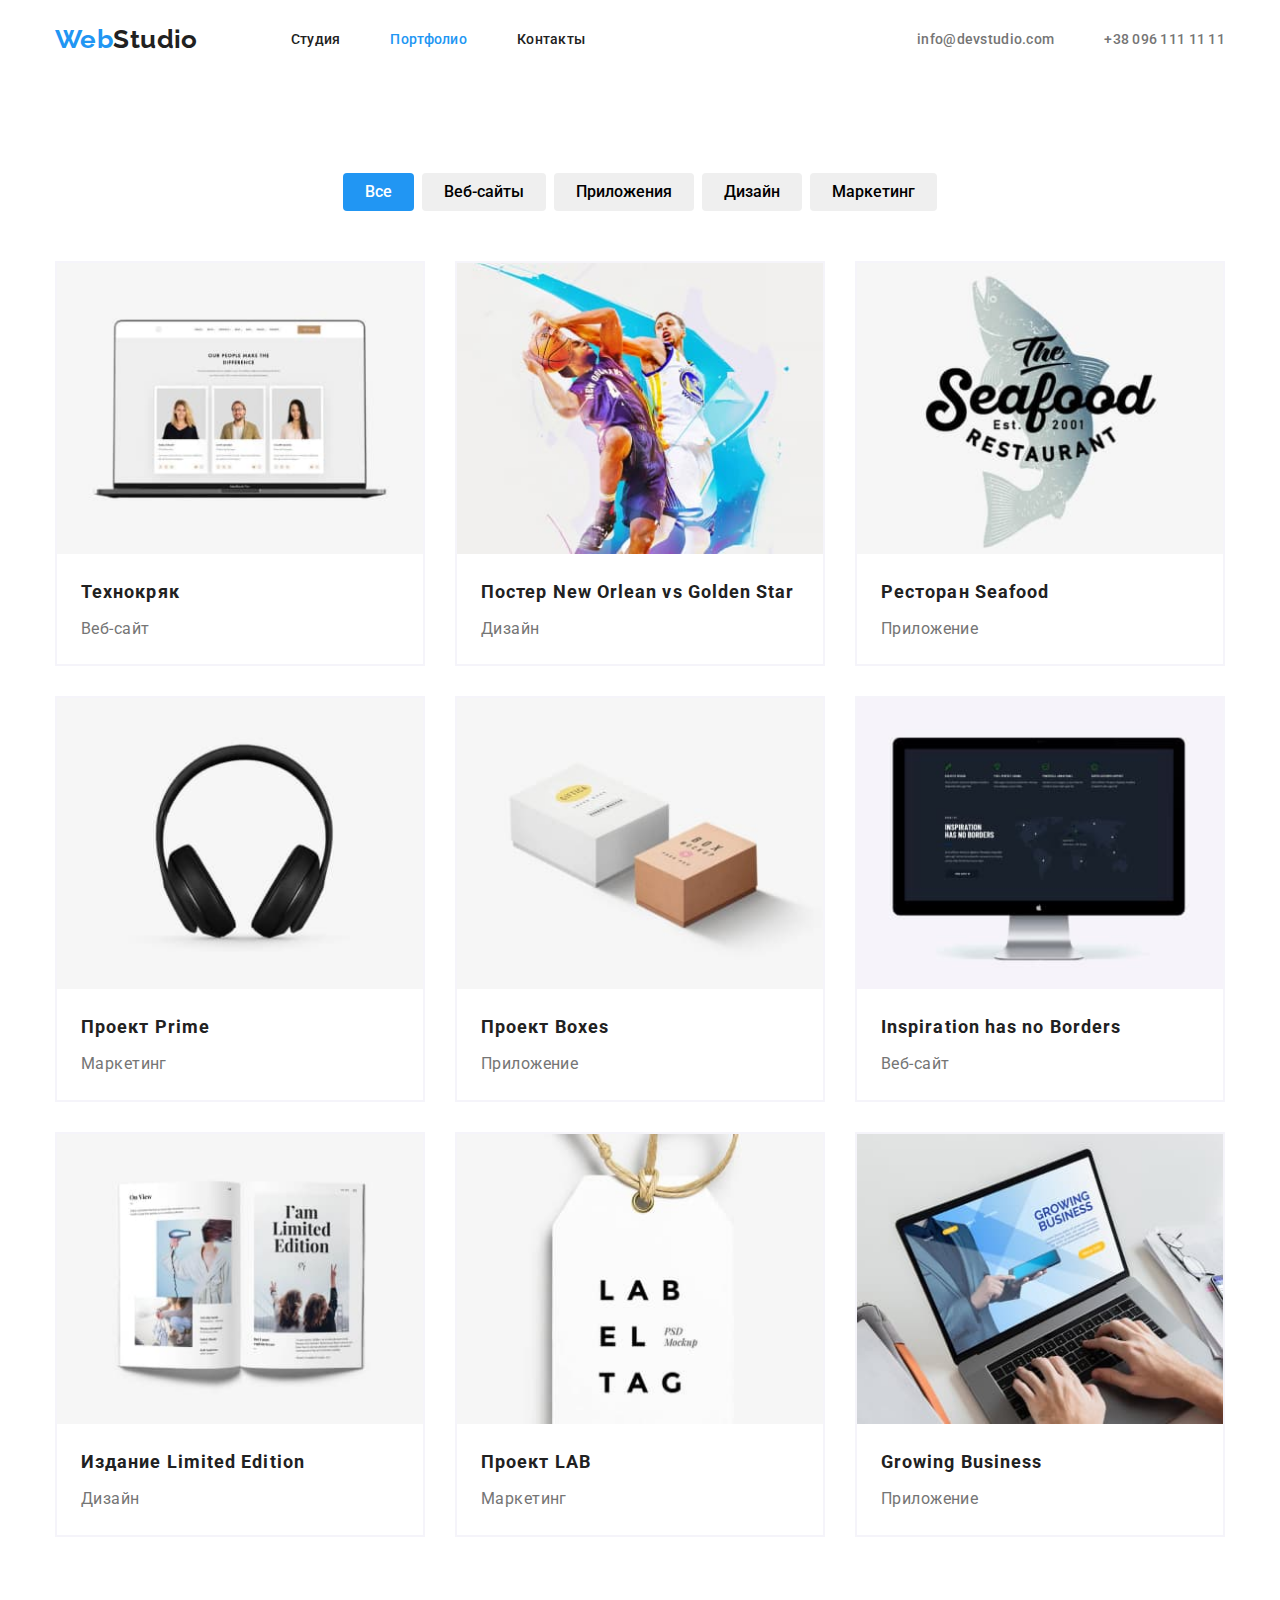
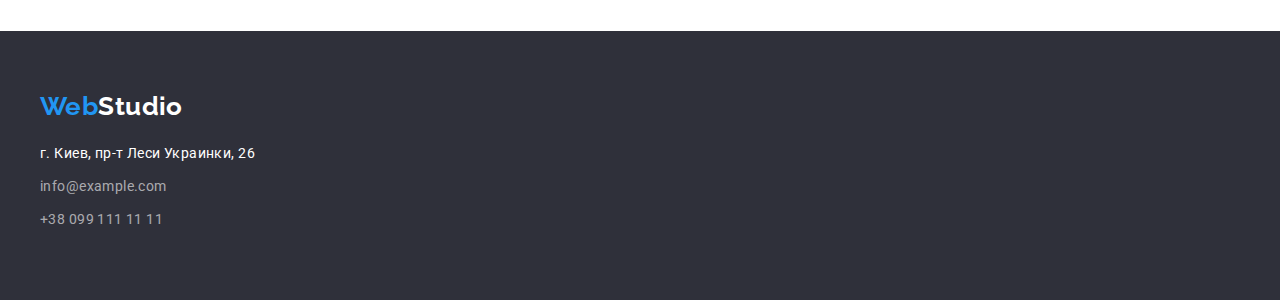
<file: portfolio.html>
<!DOCTYPE html>
<html lang="ru">

<head>
    <meta charset="UTF-8">
    <meta http-equiv="X-UA-Compatible" content="IE=edge">
    <meta name="viewport" content="width=device-width, initial-scale=1.0">
    <link rel="preconnect" href="https://fonts.googleapis.com">
    <link rel="preconnect" href="https://fonts.gstatic.com" crossorigin>
    <link href="https://fonts.googleapis.com/css2?family=Raleway:wght@700&family=Roboto:wght@400;500;700&display=swap"
        rel="stylesheet">
    <link rel="stylesheet" type="text/css" href="./css/normalize.css" />
    <link rel="stylesheet" type="text/css" href="./css/styles.css" />
    <title>Project</title>

</head>

<body>
    <header>
        <div class="container headers">
            <nav class="main-nav">
                <a class="logo" href="./index.html"><span class="logo first">Web</span>Studio</a>
                <ul class="header-list list">
                    <li class="list">
                        <a class="nav-link" href="./index.html">Студия</a>
                    </li>
                    <li class="list">
                        <a class="nav-link link-active" href="./portfolio.html">Портфолио</a>
                    </li>
                    <li class="list">
                        <a class="nav-link" href="#contacts">Контакты</a>
                    </li>
                </ul>
            </nav>
            <ul class="header-link list">
                <li class="list">
                    <a class="contact-link" href="mailto:info@devstudio.com">info@devstudio.com</a>
                </li>
                <li class="list">
                    <a class="contact-link" href="tel:+380961111111">+38 096 111 11 11</a>
                </li>
            </ul>
        </div>
    </header>
    <main>
        <section class="section">
            <div class="container">
                <h1 class="visually-hidden">Наши проекты</h1>
                <ul class="portfolio-list list">
                    <li class="portfolio-margin"><button class="btn-portfolio all btn-portfolio-active"
                            type="button">Все</button></li>
                    <li class="portfolio-margin"><button class="btn-portfolio web" type="button">Веб-сайты</button>
                    </li>
                    <li class="portfolio-margin"><button class="btn-portfolio app" type="button">Приложения</button>
                    </li>
                    <li class="portfolio-margin"><button class="btn-portfolio design" type="button">Дизайн</button>
                    </li>
                    <li class="portfolio-margin"><button class="btn-portfolio marketing"
                            type="button">Маркетинг</button></li>
                </ul>
                <ul class="project list">
                    <li class="project-list">
                        <img class="portfolio pic" src="./images/img.jpg" alt="Веб-сайт" />
                        <div class="project-content">
                            <h2 class="portfolio-title">Технокряк</h2>
                            <p class="portfolio-discription">Веб-сайт</p>
                        </div>
                    </li>
                    <li class="project-list">
                        <img class="portfolio pic" src="./images/img2.jpg" alt="Дизайн" />
                        <div class="project-content">
                            <h2 class="portfolio-title">Постер New Orlean vs Golden Star</h2>
                            <p class="portfolio-discription">Дизайн</p>
                        </div>
                    </li>
                    <li class="project-list">
                        <img class="portfolio pic" src="./images/img3.jpg" alt="Приложение" />
                        <div class="project-content">
                            <h2 class="portfolio-title">Ресторан Seafood</h2>
                            <p class="portfolio-discription">Приложение</p>
                        </div>
                    </li>
                    <li class="project-list">
                        <img class=" portfolio pic" src="./images/img4.jpg" alt="Маркетинг" />
                        <div class="project-content">
                            <h2 class="portfolio-title">Проект Prime</h2>
                            <p class="portfolio-discription">Маркетинг</p>
                        </div>
                    <li class="project-list">
                        <img class="portfolio pic" src="./images/img5.jpg" alt="Приложение" />
                        <div class="project-content">
                            <h2 class="portfolio-title">Проект Boxes</h2>
                            <p class="portfolio-discription">Приложение</p>
                        </div>
                    </li>
                    <li class="project-list">
                        <img class="portfolio pic" src="./images/img6.jpg" alt="Веб-сайт" />
                        <div class="project-content">
                            <h2 class="portfolio-title">Inspiration has no Borders</h2>
                            <p class="portfolio-discription">Веб-сайт</p>
                        </div>
                    </li>
                    <li class="project-list">
                        <img class="portfolio pic" src="./images/img7.jpg" alt="Дизайн" />
                        <div class="project-content">
                            <h2 class="portfolio-title">Издание Limited Edition</h2>
                            <p class="portfolio-discription">Дизайн</p>
                        </div>
                    </li>
                    <li class="project-list">
                        <img class="portfolio pic" src="./images/img8.jpg" alt="Дизайн" />
                        <div class="project-content">
                            <h2 class="portfolio-title">Проект LAB</h2>
                            <p class="portfolio-discription">Маркетинг</p>
                        </div>
                    </li>
                    <li class="project-list">
                        <img class="portfolio pic" src="./images/img9.jpg" alt="Приложение" />
                        <div class="project-content">
                            <h2 class="portfolio-title">Growing Business</h2>
                            <p class="portfolio-discription">Приложение</p>
                        </div>
                    </li>
                </ul>
            </div>
        </section>
    </main>
    <footer id="contacts">
        <div class="container footer">
            <a class="logo white" href="./index.html"><span class="logo first">Web</span>Studio</a>
            <ul class="contact list">
                <li class="footer-list"><a class="contact-map" href="https://goo.gl/maps/8DTcKhsca9sqMdtq7"
                        target="_blank" rel="noopener nofollow noreferrer">
                        г. Киев, пр-т Леси Украинки, 26</a></li>
                <li class="footer-list"><a class="contact-footer" href="mailto:info@example.com">info@example.com</a>
                </li>
                <li class="footer-list"><a class="contact-footer" href="tel:+380991111111">+38 099 111 11 11</a></li>
            </ul>
        </div>
    </footer>
</body>

</html>
</file>
<file: css/styles.css>
:root {
    --main-color: rgb(33, 33, 33);
    --secondary-color: rgb(117, 117, 117);
    --white-color: rgb(255, 255, 255);
    --btn-color: rgb(33, 150, 243);
    --btn-secondary-color: #F5F4FA;
    --btn-secondary-hover: rgb(33, 150, 243);
    --bg-gray-color: rgba(245, 244, 250, 1);
    --bg-black-color: rgb(47, 48, 58);
}

/* Загалні параметри css */
body {
    background-color: var(--white-color);
    color: var(--main-color);
    font-family: "Roboto", sans-serif;
    font-size: 14px;
    line-height: 1.14;
    letter-spacing: 0.03em;
}

/* стандарти для всіх заголовків */
h1,
h2,
h3,
h4,
h5,
h6,
p {
    margin: 0;
}

/* Обязательный аттрибут для паддингов */
html {
    box-sizing: border-box;
}

*,
*::after,
*::before {
    box-sizing: inherit;
}

/* Класс для обнуления базовых свойств у списков (ul) */
.list {
    list-style: none;
    padding-left: 0;
    margin: 0;
}

/* Класс для обнуления базовых свойств у ссылок */
.link {
    text-decoration: none;
    color: inherit;
}

/* Свойства для корректного отображения картинок */
img {
    display: block;
    max-width: 100%;
    height: auto;
}

/* Свойства для обнуления курсива у address */
address {
    font-style: normal;
}

/* скрывает тег */
.visually-hidden {
    position: absolute;
    width: 1px;
    height: 1px;
    margin: -1px;
    border: 0;
    padding: 0;
    white-space: nowrap;
    clip-path: inset(100%);
    clip: rect(0 0 0 0);
    overflow: hidden;
}

header a,
footer a {
    text-decoration: none;
}


/* navigation & logo WebStudio */
.logo {
    color: var(--main-color);
    font-family: 'Raleway', sans-serif;
    font-weight: 700;
    font-size: 26px;
    line-height: 1.20;
}

.logo:hover,
.logo:focus {
    color: none;
}

.white {
    display: inline-block;
    color: var(--white-color);
    margin-bottom: 20px;
}

.first {
    color: var(--btn-color);
}

.container {

    width: 1200px;
    margin: 0 auto;
    padding: 0 15px;
    /* outline: 2px solid tOmato;*/
}

.headers {
    display: flex;
    padding: 24px 15px;
}

.main-nav {
    display: flex;
    align-items: center;
}

/* значення для всіх - ul*/
.list {
    list-style-type: none;
    margin: 0;
    padding: 0;
}

/* -тег выравнивание контента  justify-content: space-between;}*/

.header-list {
    display: flex;
    margin-left: 93px;
}

.header-list .nav-link {
    font-weight: 500;
    line-height: 1.14;
    letter-spacing: 0.02em;
    color: var(--main-color);
}

.header-list .list+.list {
    margin-left: 50px;
}

.nav-link:hover,
.nav-link:focus {
    color: rgb(33, 150, 243);
}

/*HEADER - контактні данні в Хедері */
.header-link {
    display: flex;
    align-items: center;
    margin-left: auto;
    /* автоматично відкудує тег в право*/
}

.header-link .list+.list {
    margin-left: 50px;
}

/* Цвет активной страницы */

.nav-link.link-active {
    color: var(--btn-color);
}

.contact-link {
    margin: auto;
    font-weight: 500;
    line-height: 1.14;
    letter-spacing: 0.02em;
    text-decoration: none;
    color: rgb(117, 117, 117);
}

.contact-link:hover,
.contact-link:focus {
    color: rgb(33, 150, 243);
}

.section {
    padding: 94px 0;
}

/* HERO  */
.section.hero {
    text-align: center;
    padding-bottom: 200px;
    padding-top: 200px;
    background-color: #2F303A;
    /*    outline: 1px solid red; - Линия подчеркивает весь контейнер*/
}

.hero-padd {
    margin: 0 auto;
    width: 700px;
}

.hero-title {
    font-weight: 900;
    font-size: 44px;
    letter-spacing: 0.06em;
    line-height: 1.36;
    text-transform: uppercase;
    color: var(--white-color);
    margin-bottom: 30px;
}

.hero-btn {
    min-width: 200px;
    color: var(--white-color);
    background-color: var(--btn-color);
    font-size: 16px;
    line-height: 1.87;
    letter-spacing: 0.06em;
    padding: 10px 32px;
    border-radius: 4px;
    border: none;
}

/* our project */

.advantage {
    display: flex;
}

.advantage-main {
    padding: 0px;
    display: flex;
    list-style-type: none;
    flex-wrap: nowrap;
}

.advantage-title {
    font-weight: 700;
    line-height: 1.14;
    text-transform: uppercase;
    padding-bottom: 10px;
}

.advantage-padding {
    width: 270px;
}

.advantage-padding:not(:last-child) {
    margin-right: 30px;
}

.advantage-discription {
    color: var(--secondary-color);
    font-weight: 400;
    line-height: 1.7;
    text-transform: none;
}

.advantage-padding {
    justify-content: space-around;

}

/* Приемущества */
.section.about {
    padding-top: 0px;
}

.section-title {
    font-size: 36px;
    line-height: 1.16;
    text-align: center;
}

.pictures-line {
    display: flex;
    list-style-type: none;
    margin: 0 auto;
    justify-content: space-between;
    padding: 0;
}

/* Блок - команда */
.section.team {
    background-color: var(--bg-gray-color);
}

.team-list {
    display: flex;
    justify-content: space-between;
}

.team-name {
    margin-bottom: 10px;
    font-weight: 500;
    font-size: 16px;
    text-align: center;
    line-height: 1.19;
}

.team-description {
    color: var(--secondary-color);
    font-size: 16px;
    line-height: 1.19;
    text-align: center;
}

.team-decor {
    margin-right: 30px;
    box-shadow: 0px 2px 1px rgb(0 0 0 / 20%);
}

.team-decor:last-child {
    margin-right: 0;
}

.team-border {
    background-color: #fff;
    border-radius: 0px 0px 4px 4px;
    line-height: 1.1;
    height: 100px;
    padding: 30px;
}

.team.photo {
    height: 260px;
    width: 270px;
    border-radius: 0px;
    margin-right: 30px;
}

/* футер */

footer {
    background-color: var(--bg-black-color);
}

.footer {
    padding: 60px 0;
}

.footer>.logo {
    margin: 0 0 20px 0;
}

.footer-list:not(last-child) {
    margin-bottom: 9px;
}


/* portfolio main*/
/* кнопки*/

.btn-portfolio {
    font-family: inherit;
    font-weight: 500;
    font-size: 16px;
    line-height: 1.62;
    text-align: center;
    color: rgb(0, 0, 0);
    cursor: pointer;
    border: none;
    border-radius: 4px;
    padding: 6px 22px;
}

.portfolio-list {
    display: flex;
    justify-content: center;
    font-weight: 500;
    line-height: 1.6;
    margin-bottom: 50px;
    text-align: center;
    list-style-type: none;
}

.portfolio-margin:not(:last-child) {
    margin-right: 8px;
}

.project {
    display: flex;
    flex-wrap: wrap;
    list-style-type: none;
}

.project-list {
    width: 370px;
    background: var(--white-color);
    border: 2px solid var(--btn-secondary-color);
    margin-right: 30px;
    margin-bottom: 30px;
}

.project-list:nth-child(3n) {
    margin-right: 0px;
}

.project-list:nth-last-child(-n + 3) {
    margin-bottom: 0px;
}

.btn-portfolio:hover,
.btn-portfolio:focus {
    font-weight: 500;
    font-size: 16px;
    line-height: 1.62;
    text-align: center;
    color: rgb(255, 255, 255);
    background-color: rgb(33, 150, 243);
}

.contact-map {
    font-weight: 400;
    line-height: 1.71;
    color: rgb(255, 255, 255);
}

.contact-footer {
    font-weight: 400;
    line-height: 1.7;
    color: rgba(255, 255, 255, 0.6);
}

.contact-footer:hover,
.contact-footer:focus {
    color: rgb(33, 150, 243);
}

/* Портфолио main */
.portfolio {
    width: 370px;
}

/* Активний фільтр */

.btn-portfolio-active {
    color: var(--white-color);
    background-color: var(--btn-color);
}

.portfolio-title {
    font-weight: 700;
    font-size: 18px;
    line-height: 2;
    letter-spacing: 0.06em;
    margin-bottom: 4px;
}

.project-content {
    padding: 20px 24px;
}

.portfolio-discription {
    font-weight: 400;
    font-size: 16px;
    line-height: 1.9;
    color: #757575;
}
</file>
